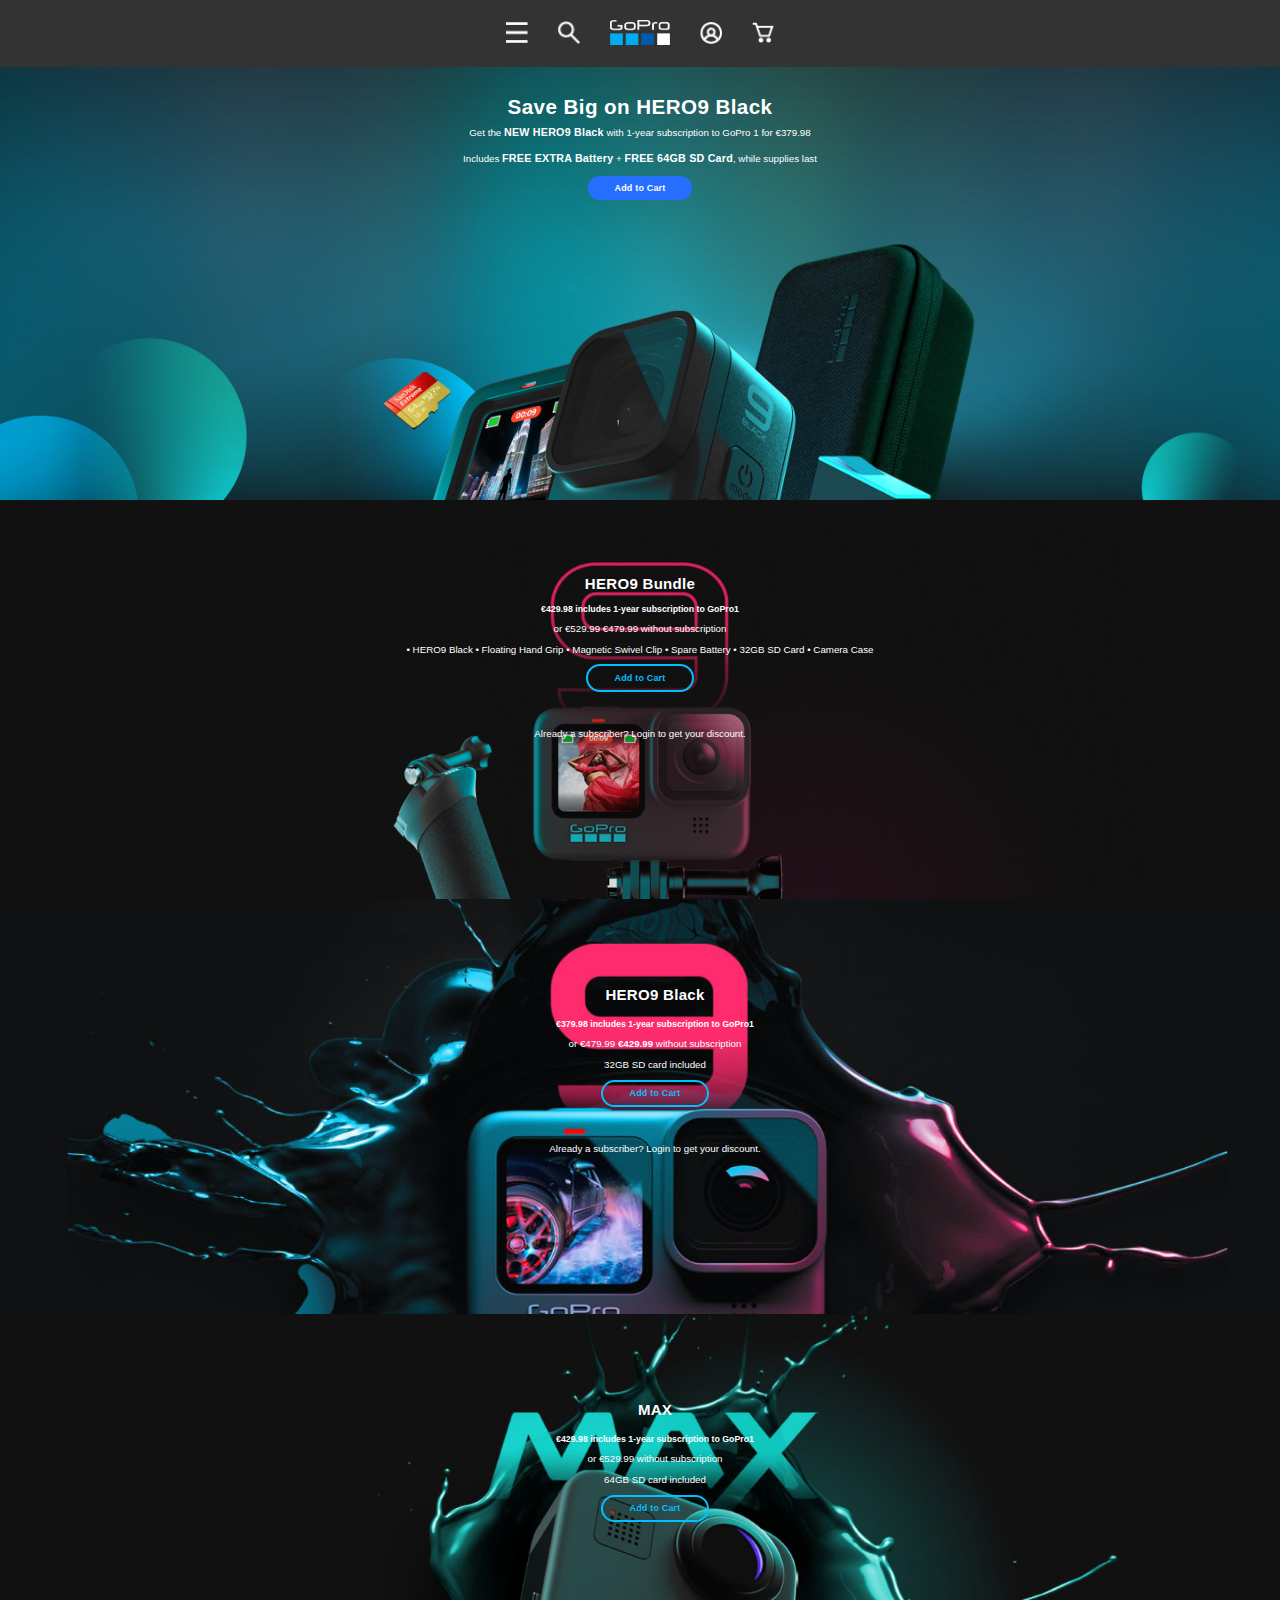
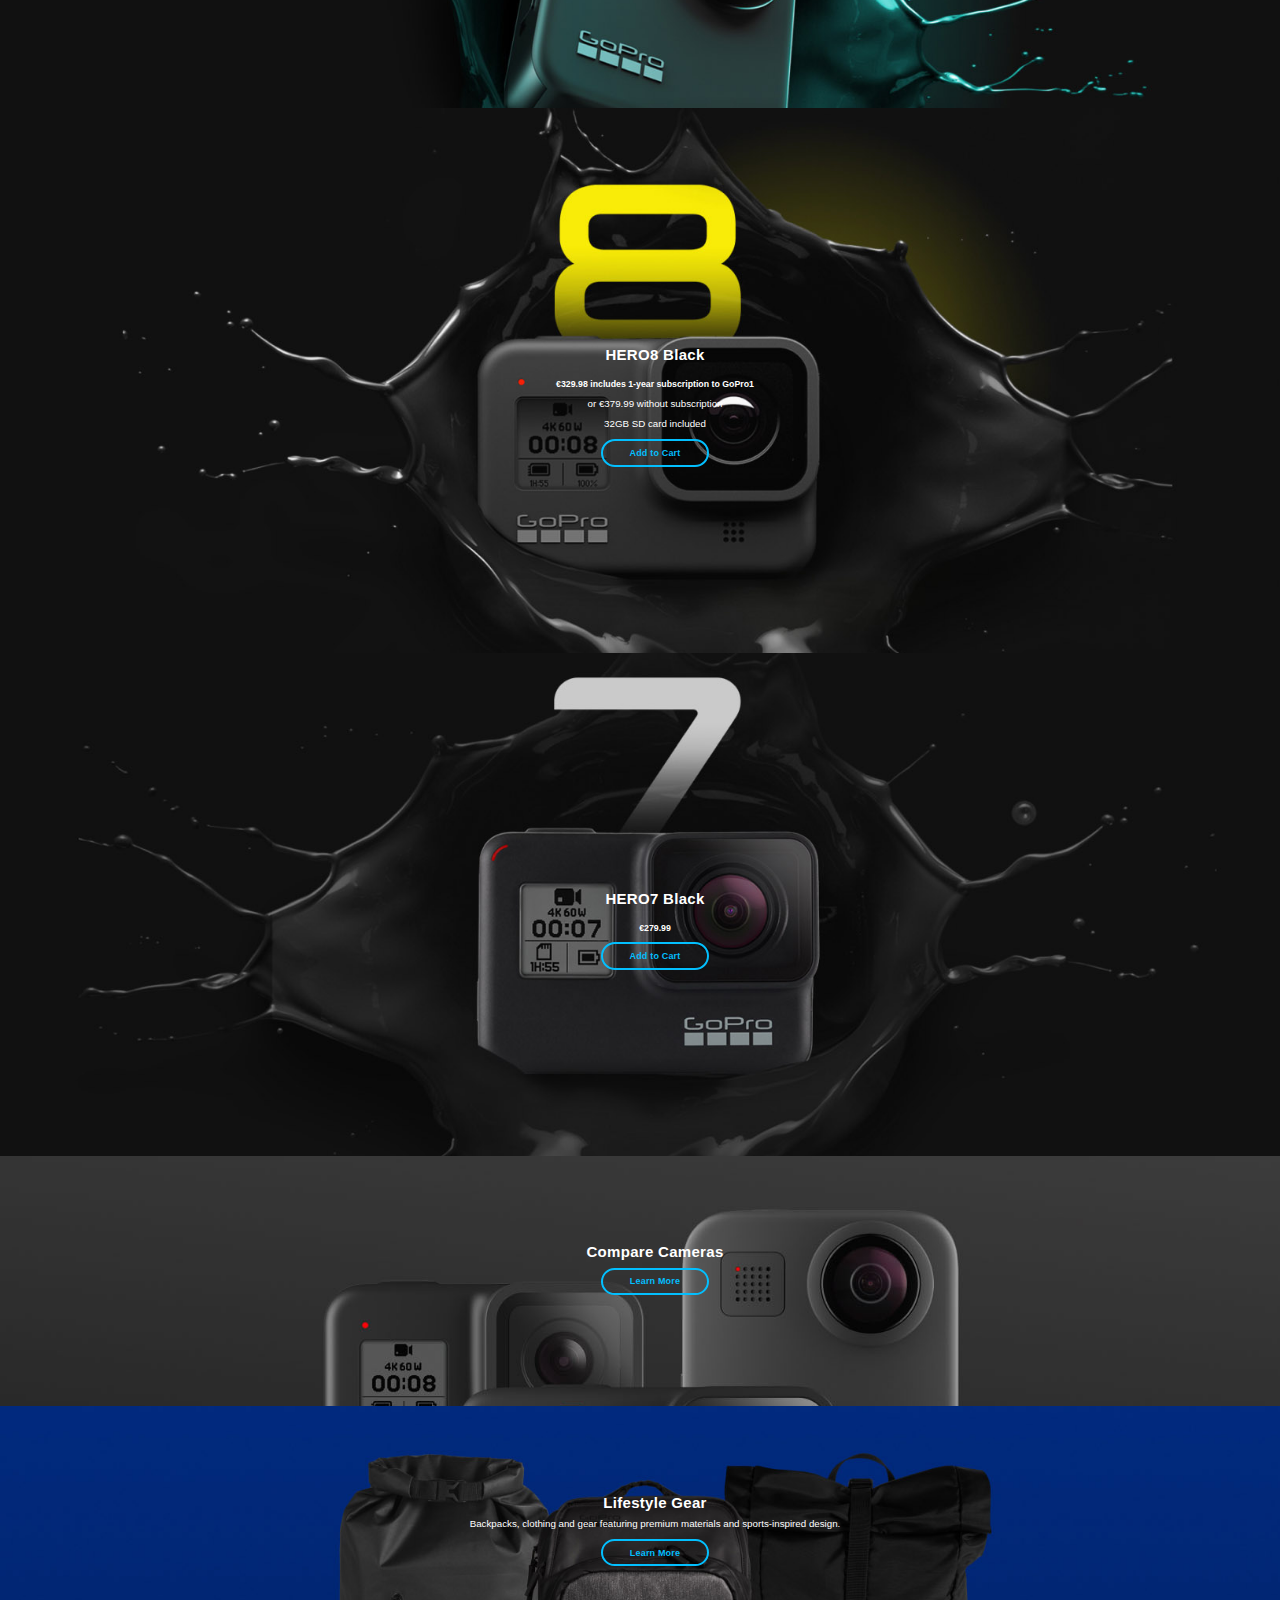
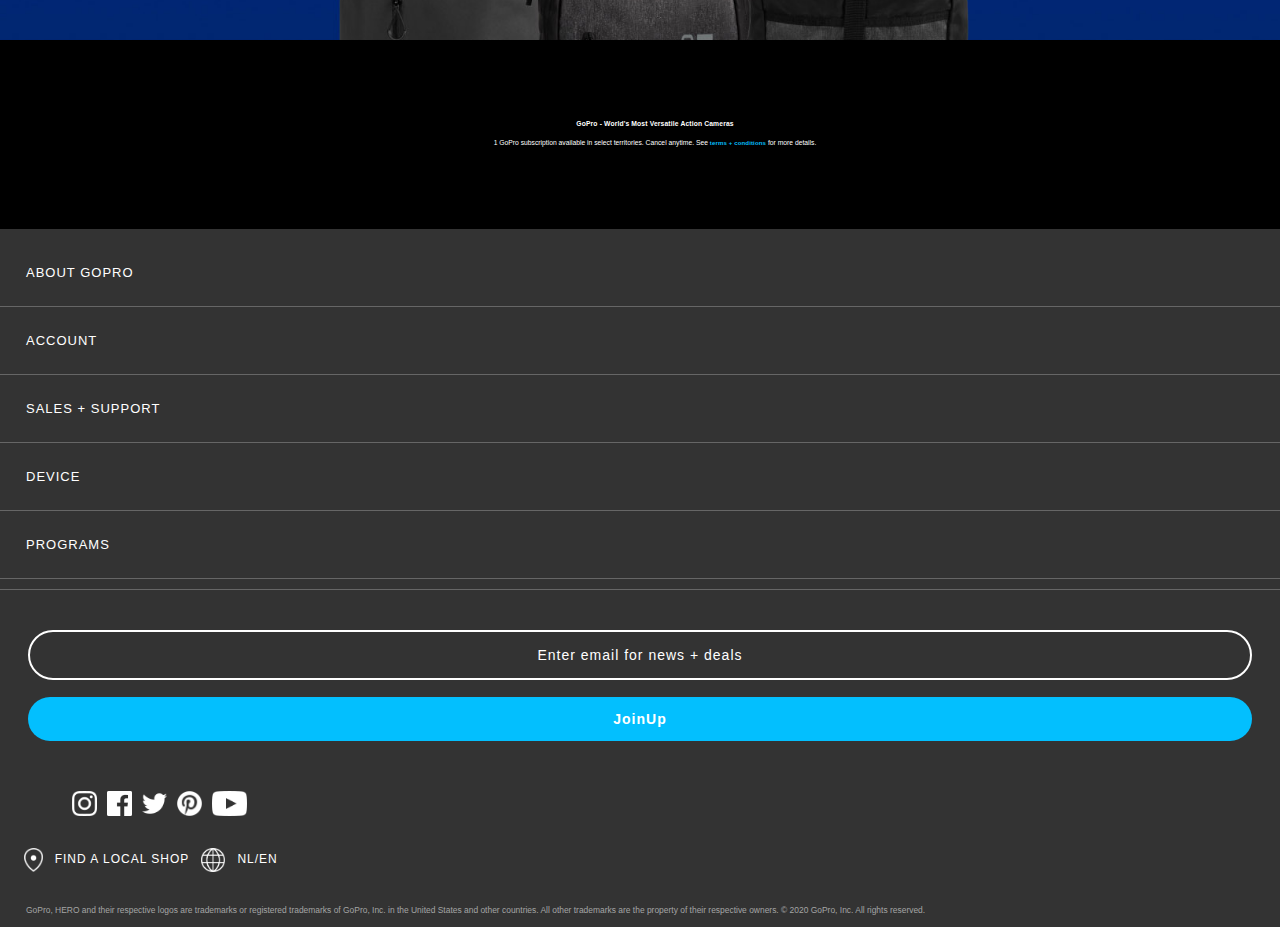
<file: cameras.html>
<!DOCTYPE html>
<html lang="en">
<head>
  <meta charset="UTF-8">
  <meta name="viewport" content="width=device-width, initial-scale=1.0">
  <meta http-equiv="X-UA-Compatible" content="ie=edge">
  <link rel="stylesheet" href="styles/style-cameras.css" type="text/css">
  <title>GoPro camera's</title>
</head>
<body>

  <header>
    <nav>
      <ul>
        <li><a href="#"><img id="menu" src="images/hamburger-menu.png" alt="Hamburger menu"></a></li>
        <li><a href="#"><img src="images/zoek-icoon.png" alt="Zoek icoon"></a></li>
        <li><a href="index.html"><img src="images/logo-gopro.png" alt="Logo GoPro"></a></li>
        <li><a href="#"><img src="images/profiel-icoon.png" alt="Profiel icoon"></a></li>
        <li><a href="#"><img src="images/winkelwagen-icoon.png" alt="Winkelwagen icoon"></a></li>
      </ul>
    <section id="verborgenmenu">
      <a href="cameras.html">Cameras ></a>
      <a href="">Accessories ></a>
      <a href="">Lifestyle gear ></a>
      <a href="">Lighting ></a>
      <a href="">Apps ></a>
      <a href="">Subscribe ></a>
      <a href="">Support ></a>
    </section>
    </nav>
  </header>

<main>
  <section>
    <h2>Save Big on HERO9 Black</h2>
    <p>Get the <strong>NEW HERO9 Black</strong> with 1-year subscription to GoPro 1 for €379.98</p>
    <p>Includes <strong>FREE EXTRA Battery</strong> + <strong>FREE 64GB SD Card</strong>, while supplies last</p>
    <a href="#">Add to Cart</a>
  </section>

  <section>
    <h2>HERO9 Bundle</h2>
    <h3>€429.98 includes 1-year subscription to GoPro1</h3>
    <p>or €529.99 €479.99 without subscription</p>
    <p>• HERO9 Black • Floating Hand Grip • Magnetic Swivel Clip • Spare Battery • 32GB SD Card • Camera Case</p>
    <a href="#">Add to Cart</a>
    <p>Already a subscriber? Login to get your discount.</p>
  </section>

  <section>
    <h2>HERO9 Black</h2>
    <h3>€379.98 includes 1-year subscription to GoPro1</h3>
    <p>or €479.99 <strong>€429.99</strong> without subscription</p>
    <p>32GB SD card included</p>
    <a href="#">Add to Cart</a>
    <p>Already a subscriber? Login to get your discount.</p>
  </section>

  <section>
    <h2>MAX</h2>
    <h3>€429.98 includes 1-year subscription to GoPro1</h3>
    <p>or €529.99 without subscription</p>
    <p>64GB SD card included</p>
    <a href="#">Add to Cart</a>
  </section>

  <section>
    <h2>HERO8 Black</h2>
    <h3>€329.98 includes 1-year subscription to GoPro1</h3>
    <p>or €379.99 without subscription</p>
    <p>32GB SD card included</p>
    <a href="#">Add to Cart</a>
  </section>

  <section>
    <h2>HERO7 Black</h2>
    <h3>€279.99</h3>
    <a href="#">Add to Cart</a>
  </section>

  <section>
    <h2>Compare Cameras</h2>
    <a href="#">Learn More</a>
  </section>

  <section>
    <h2>Lifestyle Gear</h2>
    <p>Backpacks, clothing and gear featuring premium materials and sports-inspired design.</p>
    <a href="#">Learn More</a>
  </section>

    <section>
      <h2>GoPro - World's Most Versatile Action Cameras</h2>
      <p>1 GoPro subscription available in select territories. Cancel anytime. See <a href="">terms + conditions</a> for more details.</p>
    </section>

    </main>

    <footer>

    <section>
      <ul>
        <li>About GoPro</li>
        <li>Account</li>
        <li>Sales + support</li>
        <li>Device</li>
        <li>Programs</li>
      </ul>
    </section>

    <section>
      <form action="index.html" method="post">
        <input type="email" id="email" name="email" value="Enter email for news + deals">
        <input type="submit" id="submit" name="JoinUp" value="JoinUp">
      </form>
    </section>

    <section>
      <ul>
        <li><img src="images/instagram.png" alt="Icoon Instagram"></li>
        <li><img src="images/facebook.png" alt="Icoon Facebook"></li>
        <li><img src="images/twitter.png" alt="Icoon Twitter"></li>
        <li><img src="images/pinterest.png" alt="Icoon Pinterest"></li>
        <li><img src="images/youtube.png" alt="Icoon YouTube"></li>
      </ul>
    </section>

    <section>
      <img src="images/locatie.png" alt="Icoon locatie">
      <a href="">Find a local shop</a>

      <img src="images/wereldbol.png" alt="Icoon wereldbol">
      <a href="">Nl/EN</a>
    </section>

    <section>
      <p>GoPro, HERO and their respective logos are trademarks or registered trademarks of GoPro, Inc. in the United States and other countries. All other trademarks are the property of their respective owners. © 2020 GoPro, Inc. All rights reserved.</p>
    </section>

    </footer>

<script type="text/javascript" src="js/script.js"></script>
</body>
</html>
</file>
<file: styles/style-cameras.css>
html {
  font-family: "ProximaNova","Helvetica Neue",Helvetica,Arial,sans-serif;
  font-size: 10px;
}

body {
  width: 100vw;
  margin: 0;
  background: #000;
  color: white;
}

header {
  display: flex;
  position: fixed;
  align-items: center;
  top: 0;
}

nav{
  display: flex;
  flex-direction: column;
  flex-wrap: nowrap;
  align-items: center;
  width: 100vw;
  margin-top: 0;
}

nav ul li:nth-of-type(3) a img{
  height: 2.5em;
  width: 6em;
}

nav ul li {
  margin-left: 2em;
}

nav ul {
	margin: 0vw;
  padding: 2em 71em 2em 70em;
	list-style-type: none;
  display: flex;
  align-items: center;
  background: #333;
	}

header section a{
  padding-top: 1em;
  padding-bottom: 1em;
  font-size: 1.5em;
  color: white;
  width: 100vw;
  padding-left: 4em;
}

header section {
  display: flex;
  flex-direction: column;
  transform: translateY(-40em);
  background: #333;
  padding-bottom: 1em;
}

header section {
	transition: .5s;
}

.menu header section{
	transform: translateY( 0em );
}

main {
  display: flex;
  margin-top: 7em;
  flex-wrap: wrap;
  align-items: center;
  width: auto;
  }

main section:first-of-type {
  background: url("../images/holiday-sale.jpg");
  background-repeat: no-repeat;
  width: 100vw;
  background-size: cover;
  display: flex;
  flex-direction: column;
  align-items: center;
  text-align: center;
  padding-top: 28em;
  padding-bottom: 2em;
}

main section:first-of-type p strong {
  font-weight: bold;
  font-size: 1.1em;
  letter-spacing: .02em;
  line-height: 1.5em;
}

p {
  font-size: 1.3em;
  margin-top: 0;
 }

main section:first-of-type a{
  color: #ffffff;
  background: #256EFF;
  border-radius: 100vw;
  border: 0px solid #000000;
  font-size: 1.2em;
  font-weight: bold;
  padding: .75em 3em .75em 3em;
  text-decoration: none;
  letter-spacing: .02em;
  margin-bottom: 0;
}

main section:first-of-type h2{
  font-size: 2.75em;
  font-weight: 700;
  margin: .25em 2em;
  }

main section:nth-of-type(2) h2{
  font-size: 2em;
  font-weight: bolder;
  margin: .25em 2em;
  letter-spacing: .02em;
  margin-top: 5em;
  }

main section h2{
  font-size: 2em;
  font-weight: bolder;
  letter-spacing: .02em;
  margin-bottom: .5em;
  }

main section:nth-of-type(2) {
  background: url("../images/HERO9-Bundle.jpg");
  background-repeat: no-repeat;
  width: 100vw;
  background-size: cover;
  display: flex;
  flex-direction: column;
  align-items: center;
}

main section:nth-of-type(2) ul {
  margin-left: -5em;
}

main section:nth-of-type(2) ul li{
  font-size: 1.5em;
  font-weight: 500;
  line-height: 3em;
  list-style-type: none;
  text-align: left;
}

li img {
  width: 2.2em;
  padding-right: 1em;
}

main section a{
  color: #03bffe;
  background: rgba(0, 0, 0, 0);
  border-radius: 100vw;
  border: 2px solid #03bffe;
  font-size: 1.2em;
  font-weight: 700;
  letter-spacing: .02em;
  padding: .75em 3em .75em 3em;
  text-decoration: none;
  margin-bottom: 4em;
}

main section:nth-of-type(3) {
  background: url("../images/HERO9-Black.jpg");
  background-repeat: no-repeat;
  width: 100vw;
  background-size: cover;
  display: flex;
  flex-direction: column;
  align-items: flex-start;
  padding: 10em 0em 1em 2em;
}

main section:nth-of-type(4) {
  background: url("../images/MAX-camera.jpg");
  background-repeat: no-repeat;
  width: 100vw;
  background-size: cover;
  display: flex;
  flex-direction: column;
  align-items: flex-start;
  margin-bottom: 1em;
  padding: 10em 0em 1em 2em;
}

main section:nth-of-type(5) {
  background: url("../images/HERO8-Black.jpg");
  background-repeat: no-repeat;
  width: 100vw;
  background-size: cover;
  display: flex;
  flex-direction: column;
  align-items: flex-start;
  margin-bottom: 1em;
  padding: 30em 0em 1em 2em;
}

main section:nth-of-type(6) {
  background: url("../images/HERO7-Black.jpg");
  background-repeat: no-repeat;
  width: 100vw;
  background-size: cover;
  display: flex;
  flex-direction: column;
  align-items: flex-start;
  margin-bottom: 1em;
  padding: 30em 0em 1em 2em;
}

main section:nth-of-type(7) {
  background: url("../images/Compare-Cameras2.jpg");
  background-repeat: no-repeat;
  width: 100vw;
  background-size: cover;
  display: flex;
  flex-direction: column;
  align-items: flex-start;
  margin-bottom: 1em;
  padding: 30em 0em 1em 2em;
}

main section:nth-of-type(8) {
  background: url("../images/Lifestyle-Gear.jpg");
  background-repeat: no-repeat;
  width: 100vw;
  background-size: cover;
  display: flex;
  flex-direction: column;
  align-items: flex-start;
  margin-bottom: 1em;
  padding: 10em 0em 1em 2em;
}

main section:nth-of-type(9) {
  width: 100vw;
  display: flex;
  flex-direction: column;
  align-items: flex-start;
  margin-bottom: 2em;
  padding-left: 2em;
  padding-right: 2em;
  padding-top: 2em;
}

main section:nth-of-type(9) h2 {
  font-size: .9em;
  font-weight: 900;
  padding-bottom: 1em;
}

main section:nth-of-type(9) p {
  font-size: .9em;
  line-height: 1.5em;
}

main section:nth-of-type(9) a {
  font-size: .9em;
  font-weight: 900;
  border: none;
  padding: 0;
}

a {
  color: rgb(0,228,243);
  text-decoration: none;
}

/*
$mobiel: (max-width: 450px)
$tablet: (min-width: 450px) and (max-width: 590px)
$laptop: (max-width: 590px) and (max-width: 1000px)
$desktop: (max-width: 1000px)
*/

@media (min-width: 450px){
  main {
    font-size: .75em;
    display: grid;
  }

  main section:first-of-type {
    background: url("../images/header.jpg");
    background-repeat: no-repeat;
    width: 100vw;
    background-size: cover;
    grid-row-start: 1;
    grid-row-end: 2;
    padding-top: 5em;
    padding-bottom: 40em;
  }
  main section:nth-of-type(2) {
    width: 100vw;
    grid-row-start: 2;
    grid-row-end: 3;
    margin-bottom: 0;
    margin-top: 0;
    padding-bottom: 20em;
  }
  main section:nth-of-type(2) {
    width: 100vw;
    grid-row-start: 2;
    grid-row-end: 3;
    margin-bottom: 0;
    margin-top: 0;
    padding-bottom: 20em;
  }
  main section:nth-of-type(3) {
    width: 100vw;
    grid-row-start: 3;
    grid-row-end: 4;
    margin-bottom: 0;
    margin-top: 0;
    padding-bottom: 20em;
    align-items: center;
  }
  main section:nth-of-type(4) {
    width: 100vw;
    grid-row-start: 4;
    grid-row-end: 5;
    margin-bottom: 0;
    margin-top: 0;
    padding-bottom: 20em;
    align-items: center;
  }
  main section:nth-of-type(5) {
    width: 100vw;
    grid-row-start: 5;
    grid-row-end: 6;
    margin-bottom: 0;
    margin-top: 0;
    padding-bottom: 20em;
    align-items: center;
  }
  main section:nth-of-type(6) {
    width: 100vw;
    grid-row-start: 6;
    grid-row-end: 7;
    margin-bottom: 0;
    margin-top: 0;
    padding-bottom: 20em;
    align-items: center;
  }
  main section:nth-of-type(7) {
    width: 100vw;
    grid-row-start: 7;
    grid-row-end: 8;
    margin-bottom: 0;
    margin-top: 0;
    padding-bottom: 10em;
    padding-top: 10em;
    align-items: center;
  }
  main section:nth-of-type(8) {
    width: 100vw;
    grid-row-start: 8;
    grid-row-end: 9;
    margin-bottom: 0;
    margin-top: 0;
    padding-bottom: 5em;
    padding-top: 10em;
    align-items: center;
  }
  main section:nth-of-type(9) {
    width: 100vw;
    grid-row-start: 9;
    grid-row-end: 10;
    margin-bottom: 0;
    margin-top: 0;
    padding-bottom: 10em;
    padding-top: 10em;
    align-items: center;
  }
}

footer {
  display: flex;
  flex-direction: column;
  width: 100vw;
  background: #333;
}

footer section:first-of-type {
  display: flex;
  flex-direction: column;
  border-bottom: 1px solid #666;
}

footer section:first-of-type ul {
  width: 100vw;
  margin-left: -4em;
}

footer section:first-of-type ul li {
  text-transform: uppercase;
  font-size: 13px;
  list-style-type: none;
  padding-top: 2em;
  padding-bottom: 2em;
  padding-left: 2em;
  margin-left: 2em;
  border-bottom: 1px solid #666;
  letter-spacing: 1px;
  margin-left: 0em;
}

footer form {
  padding-top: 4em;
  width: 100vw;
  display: flex;
  flex-direction: column;
  padding-bottom: 4em;
}

#email {
  background-color: transparent;
  border-radius: 25px;
  border: 2px solid #fff;
  color: white;
  font-size: 14px;
  font-weight: 400;
  height: 44px;
  letter-spacing: 1px;
  line-height: normal;
  margin-bottom: 17px;
  text-align: center;
  margin-left: 2em;
  margin-right: 2em;
}

#submit {
  background-color: #03bffe;
  border-radius: 25px;
  border: none;
  color: #fff;
  font-size: 14px;
  font-weight: 700;
  height: 44px;
  letter-spacing: 1px;
  line-height: 14px;
  margin-left: 2em;
  margin-right: 2em;
}

footer section:nth-of-type(3) ul {
  display: flex;
  flex-direction: row;
  list-style-type: none;
  margin-left: 3.2em;
  margin-bottom: 3em;
}

footer section:nth-of-type(3) ul li img {
  height: 2.5em;
  width: 2.5em;
}

footer section:nth-of-type(3) ul li:last-of-type img {
  height: 2.5em;
  width: 3.5em;
}

footer section:nth-of-type(4) {
  display: flex;
  flex-direction: row;
  font-size: 1.2em;
  font-weight: 400;
  letter-spacing: 1px;
  text-transform: uppercase;
  margin-left: 2em;
}

footer section:nth-of-type(4) a {
  color: white;
  padding-top: 0.3em;
  margin-bottom: 3em;
}

footer section:nth-of-type(4) img{
  height: 2em;
  margin-right: 1em;
}

footer section:nth-of-type(4) img:nth-of-type(2) {
  height: 2em;
  margin-left: 1em;
  margin-right: 1em;
}

footer section:nth-of-type(5) {
  color: #a4a5a5;
  font-size: .65em;
  padding-left: 4em;
  padding-right: 4em;
  line-height: 2.5em;
}
</file>
